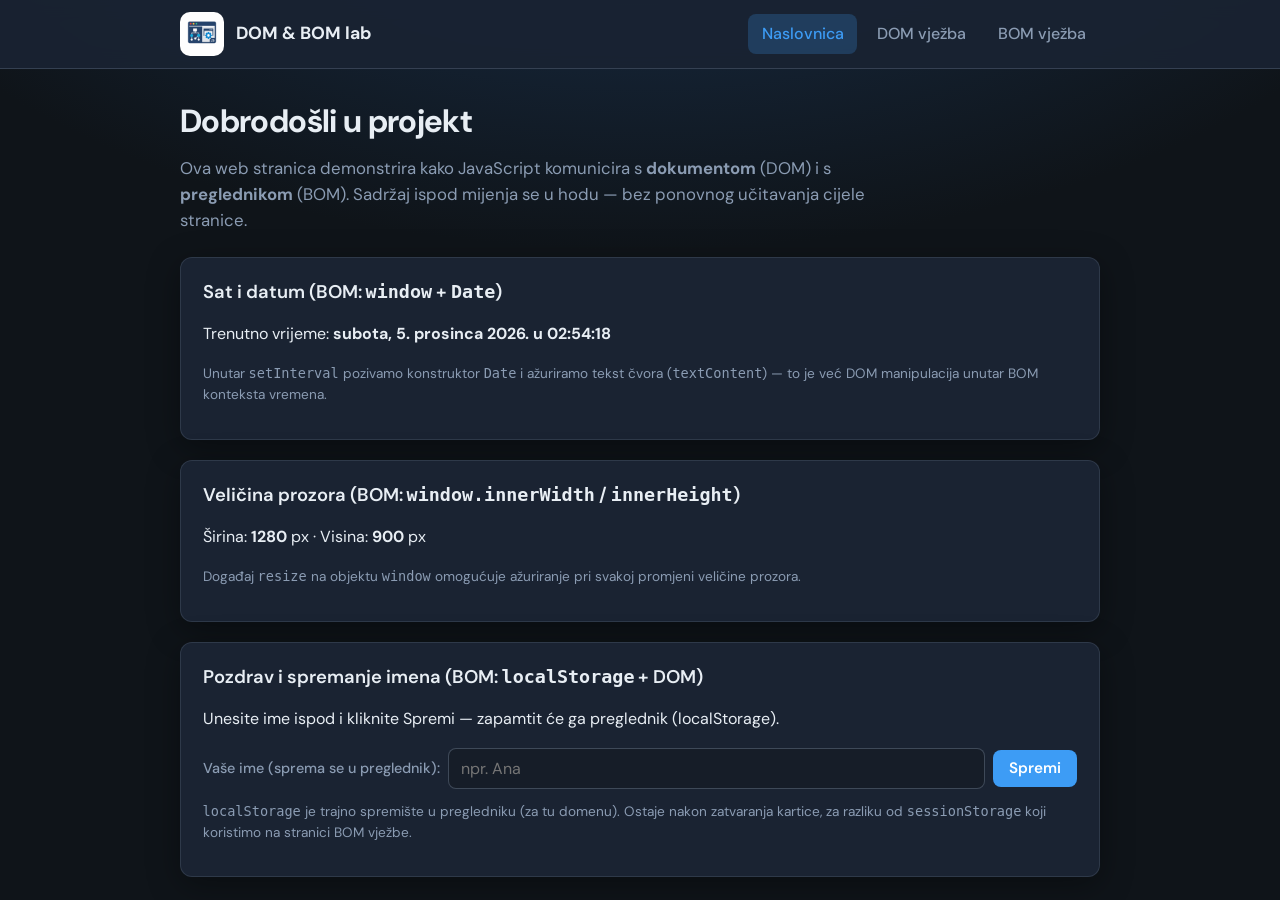
<file: index.html>
<!DOCTYPE html>
<html lang="hr">
  <head>
    <meta charset="UTF-8" />
    <meta name="viewport" content="width=device-width, initial-scale=1.0" />
    <!-- GitHub Pages otvara ovaj file na korijenu repozitorija; šaljemo korisnika na pravu naslovnicu -->
    <meta http-equiv="refresh" content="0; url=html/index.html" />
    <title>Preusmjeravanje…</title>
    <link rel="icon" href="slike/favicon.png" type="image/png" />
    <link rel="canonical" href="html/index.html" />
  </head>
  <body>
    <p>
      Ako se stranica ne otvori automatski,
      <a href="html/index.html">kliknite ovdje za ulaz u projekt</a>.
    </p>
  </body>
</html>
</file>
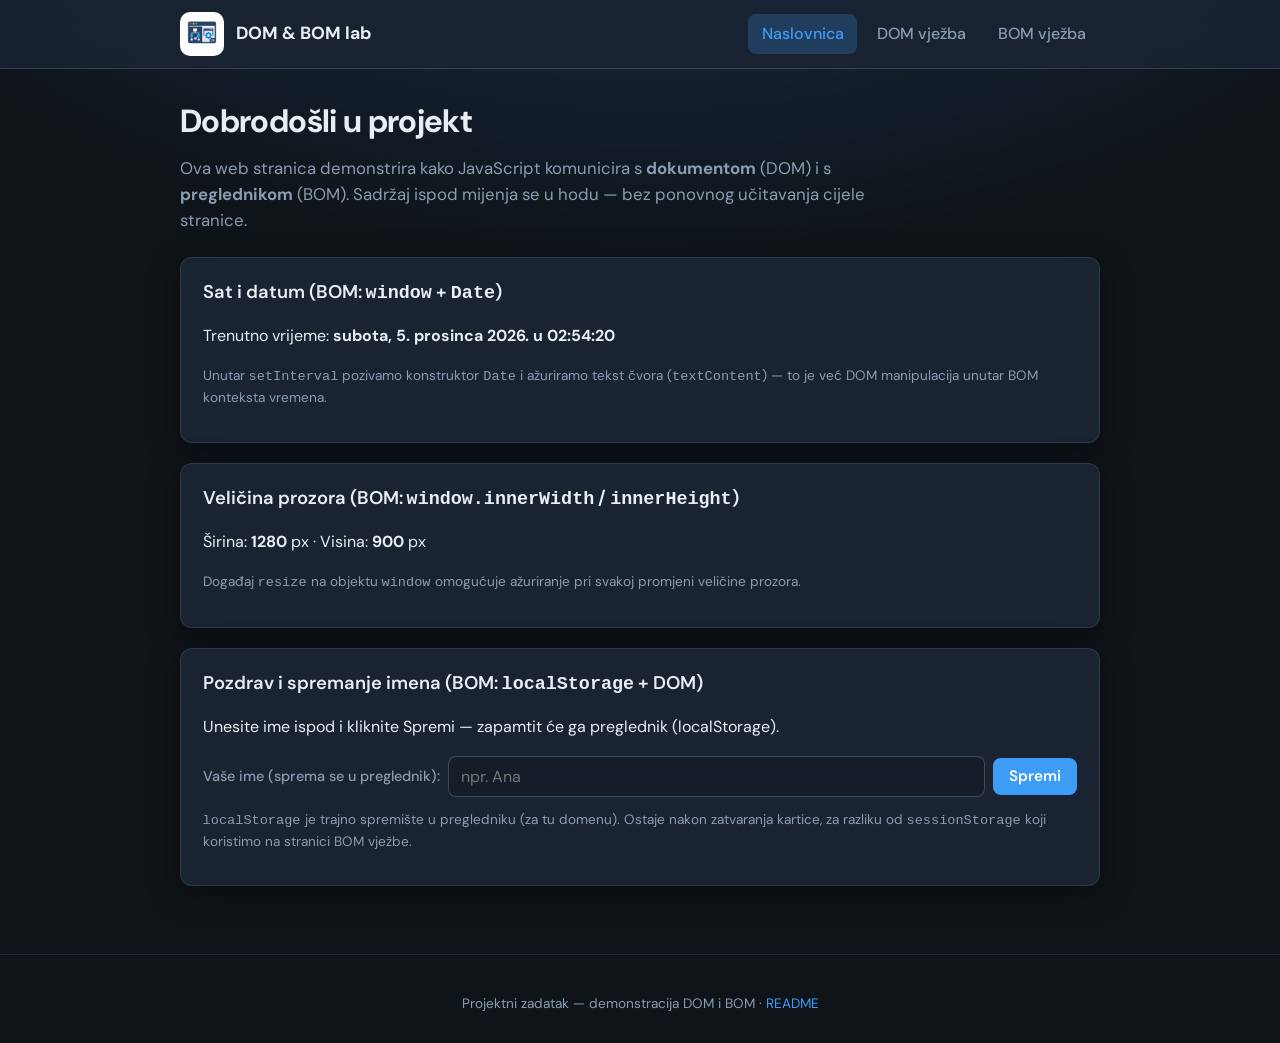
<file: html/index.html>
<!DOCTYPE html>
<html lang="hr">
  <head>
    <meta charset="UTF-8" />
    <meta name="viewport" content="width=device-width, initial-scale=1.0" />
    <title>Naslovnica — DOM i BOM</title>
    <link rel="icon" href="../slike/favicon.png" type="image/png" />
    <link rel="stylesheet" href="../css/style.css" />
  </head>
  <body>
    <header class="site-header">
      <div class="header-inner">
        <a href="index.html" class="brand">
          <!-- Slika iz mape slike/ — relativna putanja od html/ -->
          <img src="../slike/logo.png" alt="Logo projekta" width="44" height="44" />
          <span>DOM &amp; BOM lab</span>
        </a>
        <nav class="main-nav" aria-label="Glavna navigacija">
          <a href="index.html">Naslovnica</a>
          <a href="dom-lab.html">DOM vježba</a>
          <a href="bom-lab.html">BOM vježba</a>
        </nav>
      </div>
    </header>

    <main>
      <h1>Dobrodošli u projekt</h1>
      <p class="lead">
        Ova web stranica demonstrira kako JavaScript komunicira s <strong>dokumentom</strong> (DOM) i s
        <strong>preglednikom</strong> (BOM). Sadržaj ispod mijenja se u hodu — bez ponovnog učitavanja
        cijele stranice.
      </p>

      <section class="card" aria-labelledby="clock-heading">
        <h2 id="clock-heading">Sat i datum (BOM: <code>window</code> + <code>Date</code>)</h2>
        <p>
          Trenutno vrijeme: <strong id="clock-display">—</strong>
        </p>
        <p class="hint">
          Unutar <code>setInterval</code> pozivamo konstruktor <code>Date</code> i ažuriramo tekst čvora
          (<code>textContent</code>) — to je već DOM manipulacija unutar BOM konteksta vremena.
        </p>
      </section>

      <section class="card" aria-labelledby="window-heading">
        <h2 id="window-heading">Veličina prozora (BOM: <code>window.innerWidth</code> / <code>innerHeight</code>)</h2>
        <p>
          Širina: <strong id="win-w">—</strong> px · Visina: <strong id="win-h">—</strong> px
        </p>
        <p class="hint">
          Događaj <code>resize</code> na objektu <code>window</code> omogućuje ažuriranje pri svakoj
          promjeni veličine prozora.
        </p>
      </section>

      <section class="card" aria-labelledby="user-heading">
        <h2 id="user-heading">Pozdrav i spremanje imena (BOM: <code>localStorage</code> + DOM)</h2>
        <p id="greeting-msg">Učitavam…</p>
        <div class="row">
          <label for="user-name">Vaše ime (sprema se u preglednik):</label>
          <input type="text" id="user-name" name="user-name" placeholder="npr. Ana" autocomplete="name" />
          <button type="button" id="btn-save-name">Spremi</button>
        </div>
        <p class="hint">
          <code>localStorage</code> je trajno spremište u pregledniku (za tu domenu). Ostaje nakon
          zatvaranja kartice, za razliku od <code>sessionStorage</code> koji koristimo na stranici BOM
          vježbe.
        </p>
      </section>
    </main>

    <footer class="site-footer">
      <p>Projektni zadatak — demonstracija DOM i BOM · <a href="../README.md">README</a></p>
    </footer>

    <!-- Zajednička skripta: označava aktivnu stavku u izborniku -->
    <script src="../js/common.js"></script>
    <!-- Logika ove stranice: sat, resize, localStorage -->
    <script src="../js/index.js"></script>
  </body>
</html>
</file>
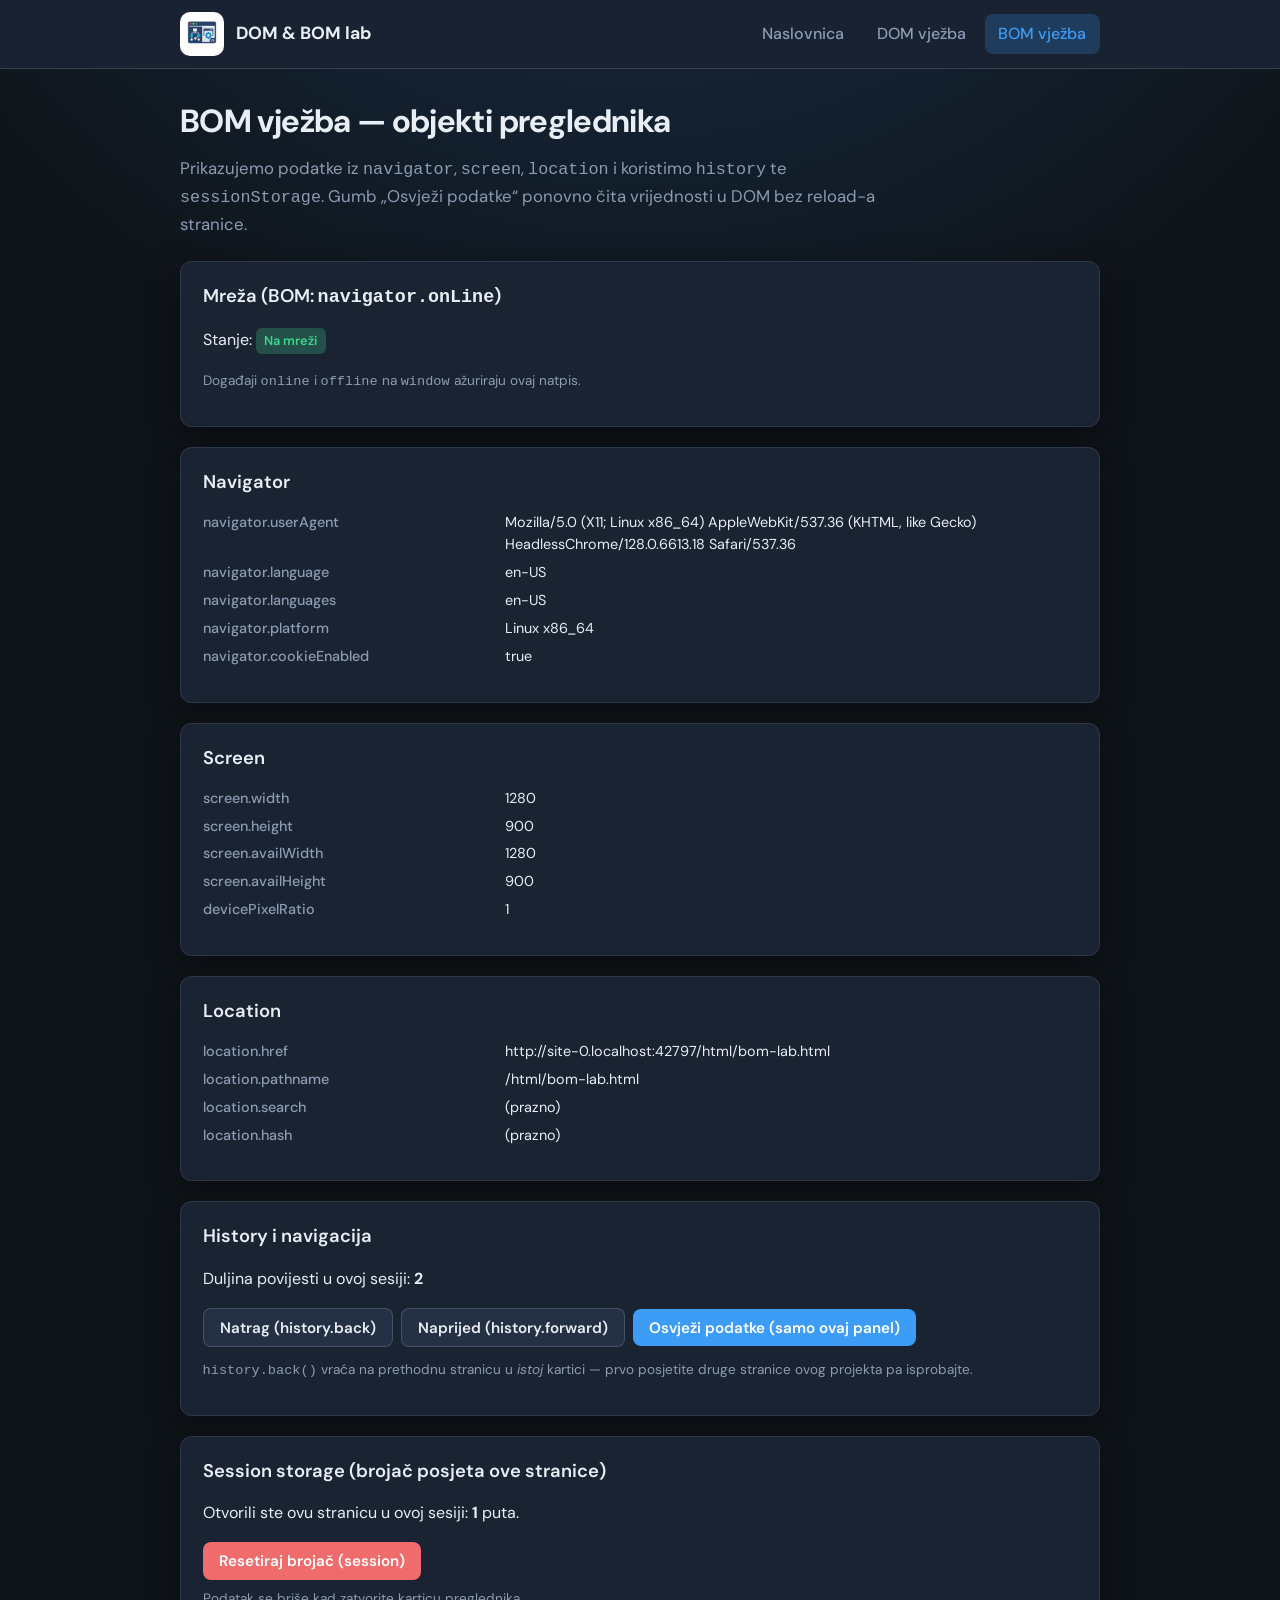
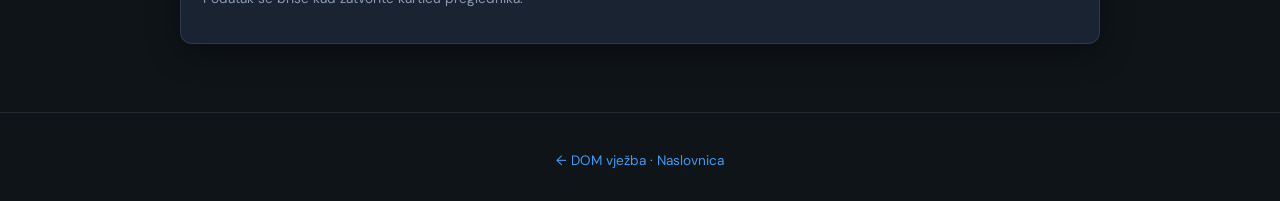
<file: html/bom-lab.html>
<!DOCTYPE html>
<html lang="hr">
  <head>
    <meta charset="UTF-8" />
    <meta name="viewport" content="width=device-width, initial-scale=1.0" />
    <title>BOM vježba — preglednik</title>
    <link rel="icon" href="../slike/favicon.png" type="image/png" />
    <link rel="stylesheet" href="../css/style.css" />
  </head>
  <body>
    <header class="site-header">
      <div class="header-inner">
        <a href="index.html" class="brand">
          <img src="../slike/logo.png" alt="Logo projekta" width="44" height="44" />
          <span>DOM &amp; BOM lab</span>
        </a>
        <nav class="main-nav" aria-label="Glavna navigacija">
          <a href="index.html">Naslovnica</a>
          <a href="dom-lab.html">DOM vježba</a>
          <a href="bom-lab.html">BOM vježba</a>
        </nav>
      </div>
    </header>

    <main>
      <h1>BOM vježba — objekti preglednika</h1>
      <p class="lead">
        Prikazujemo podatke iz <code>navigator</code>, <code>screen</code>, <code>location</code> i
        koristimo <code>history</code> te <code>sessionStorage</code>. Gumb „Osvježi podatke“ ponovno
        čita vrijednosti u DOM bez reload-a stranice.
      </p>

      <section class="card" aria-labelledby="online-heading">
        <h2 id="online-heading">Mreža (BOM: <code>navigator.onLine</code>)</h2>
        <p>
          Stanje:
          <span id="online-status" class="status-bar">—</span>
        </p>
        <p class="hint">Događaji <code>online</code> i <code>offline</code> na <code>window</code> ažuriraju ovaj natpis.</p>
      </section>

      <section class="card" aria-labelledby="nav-heading">
        <h2 id="nav-heading">Navigator</h2>
        <dl class="kv-grid" id="navigator-info"></dl>
      </section>

      <section class="card" aria-labelledby="screen-heading">
        <h2 id="screen-heading">Screen</h2>
        <dl class="kv-grid" id="screen-info"></dl>
      </section>

      <section class="card" aria-labelledby="loc-heading">
        <h2 id="loc-heading">Location</h2>
        <dl class="kv-grid" id="location-info"></dl>
      </section>

      <section class="card" aria-labelledby="hist-heading">
        <h2 id="hist-heading">History i navigacija</h2>
        <p>
          Duljina povijesti u ovoj sesiji: <strong id="hist-len">—</strong>
        </p>
        <div class="row">
          <button type="button" id="btn-back" class="secondary">Natrag (history.back)</button>
          <button type="button" id="btn-forward" class="secondary">Naprijed (history.forward)</button>
          <button type="button" id="btn-refresh-bom">Osvježi podatke (samo ovaj panel)</button>
        </div>
        <p class="hint">
          <code>history.back()</code> vraća na prethodnu stranicu u <em>istoj</em> kartici — prvo posjetite
          druge stranice ovog projekta pa isprobajte.
        </p>
      </section>

      <section class="card" aria-labelledby="sess-heading">
        <h2 id="sess-heading">Session storage (brojač posjeta ove stranice)</h2>
        <p>
          Otvorili ste ovu stranicu u ovoj sesiji: <strong id="visit-count">—</strong> puta.
        </p>
        <button type="button" id="btn-reset-session" class="danger">Resetiraj brojač (session)</button>
        <p class="hint">Podatak se briše kad zatvorite karticu preglednika.</p>
      </section>
    </main>

    <footer class="site-footer">
      <p><a href="dom-lab.html">← DOM vježba</a> · <a href="index.html">Naslovnica</a></p>
    </footer>

    <script src="../js/common.js"></script>
    <script src="../js/bom-lab.js"></script>
  </body>
</html>
</file>
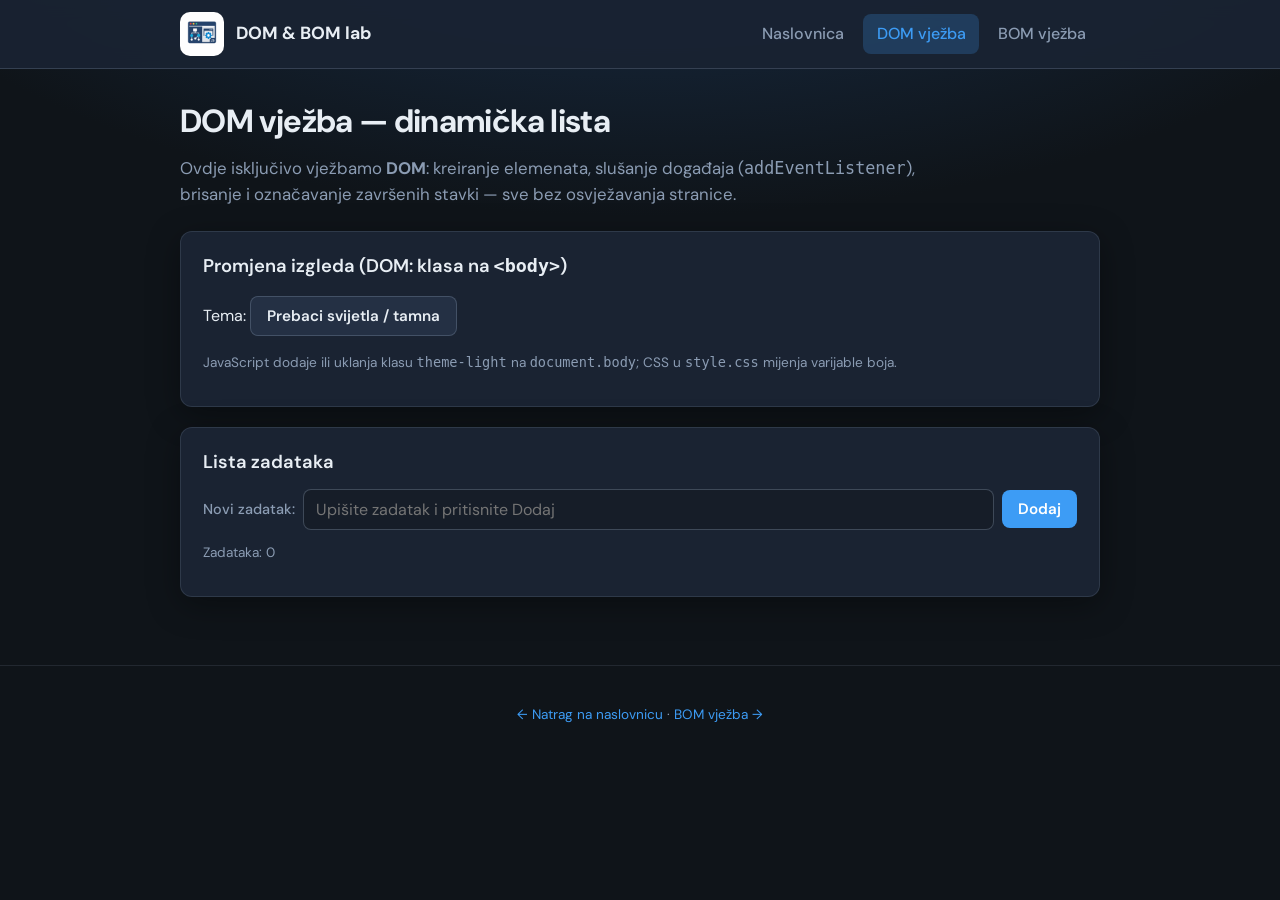
<file: html/dom-lab.html>
<!DOCTYPE html>
<html lang="hr">
  <head>
    <meta charset="UTF-8" />
    <meta name="viewport" content="width=device-width, initial-scale=1.0" />
    <title>DOM vježba — lista zadataka</title>
    <link rel="icon" href="../slike/favicon.png" type="image/png" />
    <link rel="stylesheet" href="../css/style.css" />
  </head>
  <body>
    <header class="site-header">
      <div class="header-inner">
        <a href="index.html" class="brand">
          <img src="../slike/logo.png" alt="Logo projekta" width="44" height="44" />
          <span>DOM &amp; BOM lab</span>
        </a>
        <nav class="main-nav" aria-label="Glavna navigacija">
          <a href="index.html">Naslovnica</a>
          <a href="dom-lab.html">DOM vježba</a>
          <a href="bom-lab.html">BOM vježba</a>
        </nav>
      </div>
    </header>

    <main>
      <h1>DOM vježba — dinamička lista</h1>
      <p class="lead">
        Ovdje isključivo vježbamo <strong>DOM</strong>: kreiranje elemenata, slušanje događaja
        (<code>addEventListener</code>), brisanje i označavanje završenih stavki — sve bez
        osvježavanja stranice.
      </p>

      <section class="card" aria-labelledby="theme-heading">
        <h2 id="theme-heading">Promjena izgleda (DOM: klasa na <code>&lt;body&gt;</code>)</h2>
        <p>
          Tema:
          <button type="button" id="btn-theme-toggle" class="secondary">Prebaci svijetla / tamna</button>
        </p>
        <p class="hint">
          JavaScript dodaje ili uklanja klasu <code>theme-light</code> na <code>document.body</code>;
          CSS u <code>style.css</code> mijenja varijable boja.
        </p>
      </section>

      <section class="card" aria-labelledby="tasks-heading">
        <h2 id="tasks-heading">Lista zadataka</h2>
        <div class="row">
          <label for="task-input">Novi zadatak:</label>
          <input type="text" id="task-input" placeholder="Upišite zadatak i pritisnite Dodaj" />
          <button type="button" id="btn-add-task">Dodaj</button>
        </div>
        <p id="task-count" class="hint" aria-live="polite">Zadataka: 0</p>
        <ul id="task-list" class="task-list" aria-label="Lista zadataka"></ul>
      </section>
    </main>

    <footer class="site-footer">
      <p><a href="index.html">← Natrag na naslovnicu</a> · <a href="bom-lab.html">BOM vježba →</a></p>
    </footer>

    <script src="../js/common.js"></script>
    <script src="../js/dom-lab.js"></script>
  </body>
</html>
</file>
<file: css/style.css>
/* =============================================================================
   Zajednički stilovi za cijeli projekt (sve HTML stranice u mapi html/)
   Koristimo CSS varijable da tema bude konzistentna i laka za mijenjanje.
   ============================================================================= */

@import url("https://fonts.googleapis.com/css2?family=DM+Sans:ital,opsz,wght@0,9..40,400;0,9..40,600;0,9..40,700;1,9..40,400&display=swap");

:root {
  --bg: #0f1419;
  --surface: #1a2332;
  --surface-hover: #243044;
  --text: #e8eef4;
  --muted: #8b9cb3;
  --accent: #3d9cf5;
  --accent-dim: #2b7bc4;
  --success: #3dd68c;
  --warning: #f5b83d;
  --danger: #f06b6b;
  --radius: 12px;
  --font: "DM Sans", system-ui, sans-serif;
  --shadow: 0 8px 32px rgba(0, 0, 0, 0.35);
}

*,
*::before,
*::after {
  box-sizing: border-box;
}

html {
  scroll-behavior: smooth;
}

body {
  margin: 0;
  min-height: 100vh;
  font-family: var(--font);
  background: radial-gradient(ellipse 120% 80% at 50% -20%, #1a3352 0%, var(--bg) 55%);
  color: var(--text);
  line-height: 1.55;
}

/* Svijetla tema — aktivira se kada <body> ima klasu .theme-light (postavlja JS na dom-lab) */
body.theme-light {
  --bg: #f0f4f8;
  --surface: #ffffff;
  --surface-hover: #e8eef5;
  --text: #1a2332;
  --muted: #5a6b7d;
  --shadow: 0 8px 28px rgba(26, 35, 50, 0.12);
  background: radial-gradient(ellipse 100% 60% at 50% 0%, #d4e8ff 0%, var(--bg) 45%);
}

a {
  color: var(--accent);
  text-decoration: none;
}

a:hover {
  text-decoration: underline;
}

/* ----- Zaglavlje i navigacija ----- */
.site-header {
  position: sticky;
  top: 0;
  z-index: 10;
  background: color-mix(in srgb, var(--surface) 92%, transparent);
  backdrop-filter: blur(10px);
  border-bottom: 1px solid color-mix(in srgb, var(--muted) 25%, transparent);
}

.header-inner {
  max-width: 960px;
  margin: 0 auto;
  padding: 0.75rem 1.25rem;
  display: flex;
  flex-wrap: wrap;
  align-items: center;
  justify-content: space-between;
  gap: 1rem;
}

.brand {
  display: flex;
  align-items: center;
  gap: 0.75rem;
  font-weight: 700;
  font-size: 1.1rem;
  color: var(--text);
}

.brand img {
  width: 44px;
  height: 44px;
  border-radius: 10px;
}

.main-nav {
  display: flex;
  flex-wrap: wrap;
  gap: 0.35rem;
}

.main-nav a {
  padding: 0.45rem 0.85rem;
  border-radius: 8px;
  color: var(--muted);
  font-weight: 500;
  text-decoration: none;
  transition: background 0.15s, color 0.15s;
}

.main-nav a:hover {
  background: var(--surface-hover);
  color: var(--text);
  text-decoration: none;
}

/* Aktivna stranica — klasu dodaje common.js prema putanji */
.main-nav a.is-active {
  background: color-mix(in srgb, var(--accent) 22%, transparent);
  color: var(--accent);
}

/* ----- Glavni sadržaj ----- */
main {
  max-width: 960px;
  margin: 0 auto;
  padding: 1.75rem 1.25rem 3rem;
}

h1 {
  font-size: clamp(1.6rem, 4vw, 2rem);
  font-weight: 700;
  margin: 0 0 0.5rem;
  letter-spacing: -0.02em;
}

.lead {
  color: var(--muted);
  font-size: 1.05rem;
  margin: 0 0 1.5rem;
  max-width: 62ch;
}

/* Kartice za sekcije (BOM/DOM paneli) */
.card {
  background: var(--surface);
  border-radius: var(--radius);
  padding: 1.25rem 1.35rem;
  margin-bottom: 1.25rem;
  box-shadow: var(--shadow);
  border: 1px solid color-mix(in srgb, var(--muted) 18%, transparent);
}

.card h2 {
  margin: 0 0 0.75rem;
  font-size: 1.15rem;
  font-weight: 600;
}

/* Polja obrasca i gumbi */
.row {
  display: flex;
  flex-wrap: wrap;
  gap: 0.5rem;
  align-items: center;
  margin-bottom: 0.75rem;
}

label {
  font-weight: 500;
  color: var(--muted);
  font-size: 0.9rem;
}

input[type="text"],
input[type="search"] {
  flex: 1;
  min-width: 180px;
  padding: 0.55rem 0.75rem;
  border-radius: 8px;
  border: 1px solid color-mix(in srgb, var(--muted) 35%, transparent);
  background: color-mix(in srgb, var(--bg) 40%, var(--surface));
  color: var(--text);
  font-family: inherit;
  font-size: 1rem;
}

button {
  font-family: inherit;
  font-size: 0.95rem;
  font-weight: 600;
  padding: 0.55rem 1rem;
  border-radius: 8px;
  border: none;
  cursor: pointer;
  background: var(--accent);
  color: #fff;
  transition: background 0.15s, transform 0.1s;
}

button:hover {
  background: var(--accent-dim);
}

button:active {
  transform: scale(0.98);
}

button.secondary {
  background: var(--surface-hover);
  color: var(--text);
  border: 1px solid color-mix(in srgb, var(--muted) 30%, transparent);
}

button.danger {
  background: var(--danger);
}

/* Lista zadataka (DOM lab) */
.task-list {
  list-style: none;
  margin: 0;
  padding: 0;
}

.task-list li {
  display: flex;
  align-items: center;
  justify-content: space-between;
  gap: 0.75rem;
  padding: 0.65rem 0.85rem;
  margin-bottom: 0.35rem;
  background: color-mix(in srgb, var(--bg) 35%, var(--surface));
  border-radius: 8px;
  border: 1px solid color-mix(in srgb, var(--muted) 15%, transparent);
  animation: fadeIn 0.25s ease;
}

@keyframes fadeIn {
  from {
    opacity: 0;
    transform: translateY(-4px);
  }
  to {
    opacity: 1;
    transform: translateY(0);
  }
}

.task-list li span {
  flex: 1;
  word-break: break-word;
}

.task-list li.done span {
  text-decoration: line-through;
  color: var(--muted);
}

/* BOM: prikaz ključ-vrijednost */
.kv-grid {
  display: grid;
  grid-template-columns: minmax(120px, 1fr) 2fr;
  gap: 0.35rem 1rem;
  font-size: 0.9rem;
}

.kv-grid dt {
  color: var(--muted);
  font-weight: 500;
}

.kv-grid dd {
  margin: 0;
  word-break: break-word;
}

.hint {
  font-size: 0.85rem;
  color: var(--muted);
  margin-top: 0.5rem;
}

.status-bar {
  display: inline-block;
  padding: 0.2rem 0.55rem;
  border-radius: 6px;
  font-size: 0.8rem;
  font-weight: 600;
  background: color-mix(in srgb, var(--success) 25%, transparent);
  color: var(--success);
}

.status-bar.offline {
  background: color-mix(in srgb, var(--warning) 28%, transparent);
  color: var(--warning);
}

footer.site-footer {
  text-align: center;
  padding: 1.5rem;
  color: var(--muted);
  font-size: 0.85rem;
  border-top: 1px solid color-mix(in srgb, var(--muted) 15%, transparent);
}
</file>
